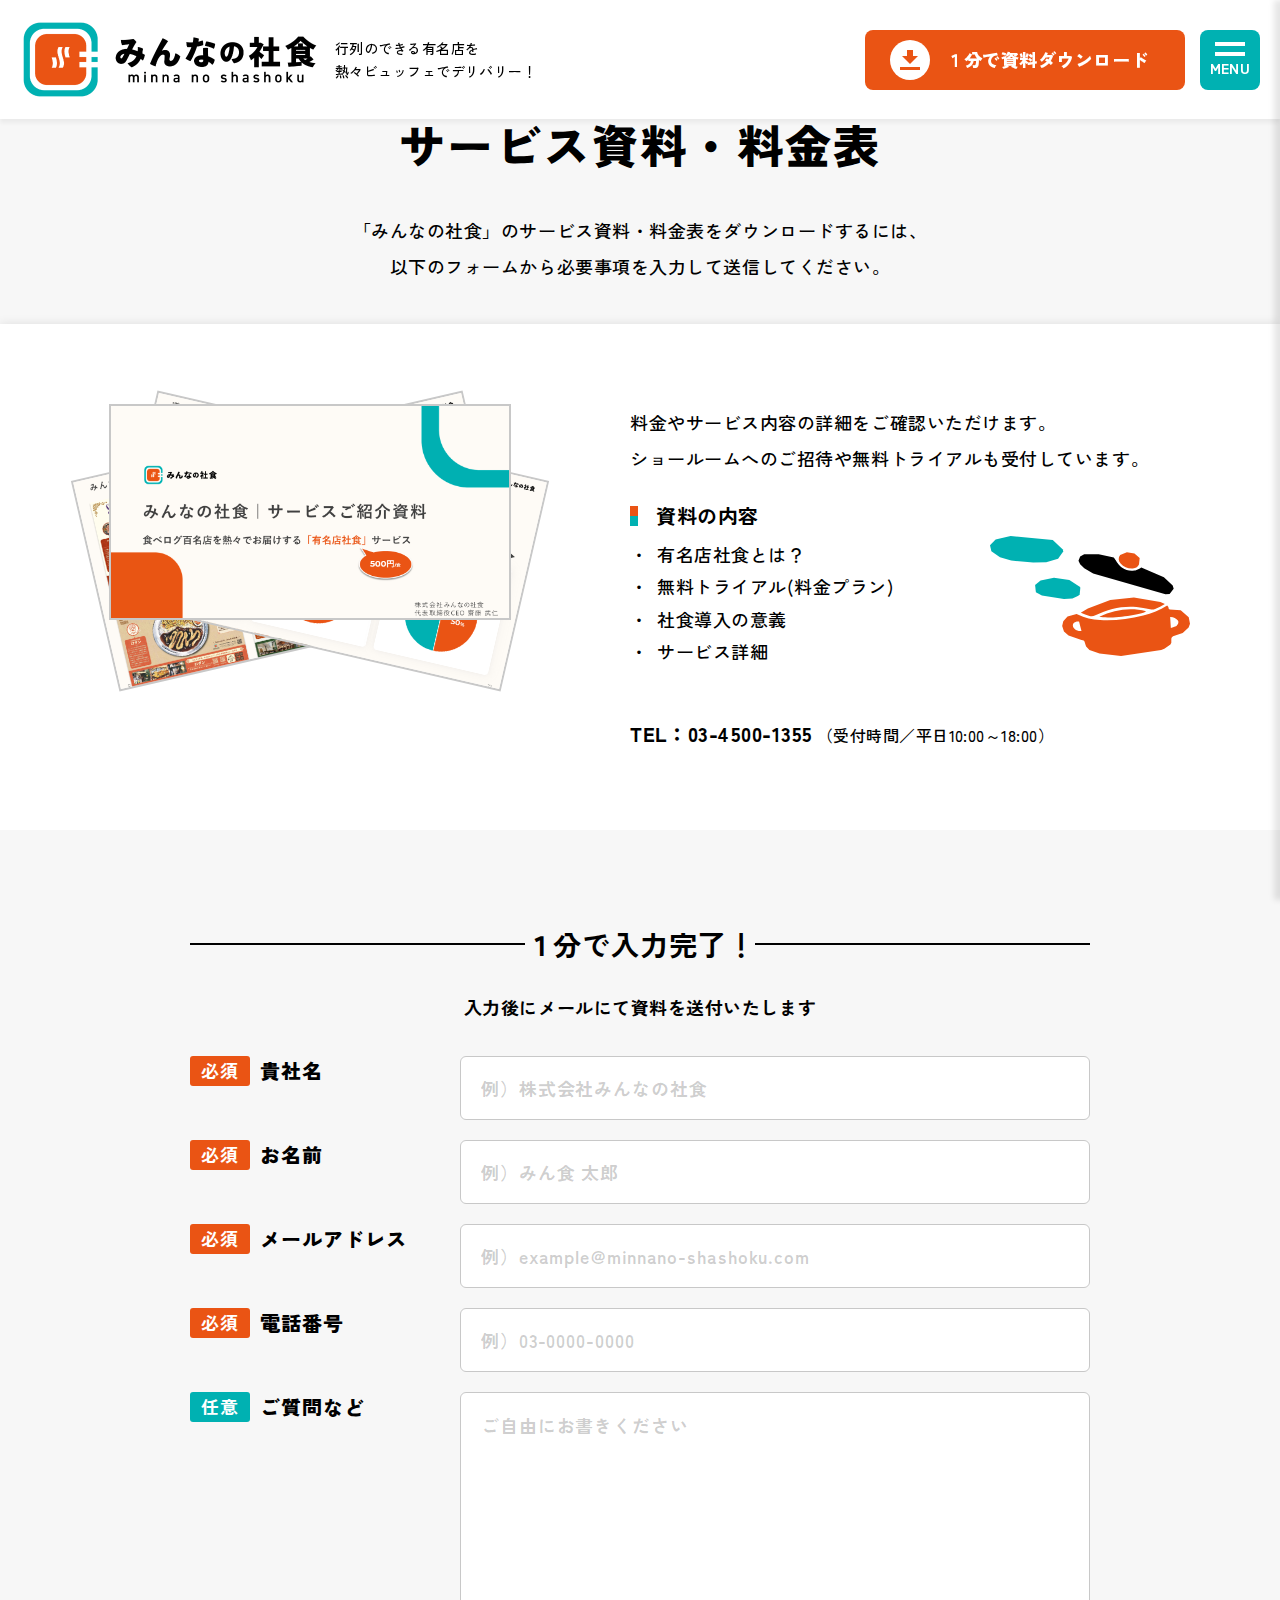
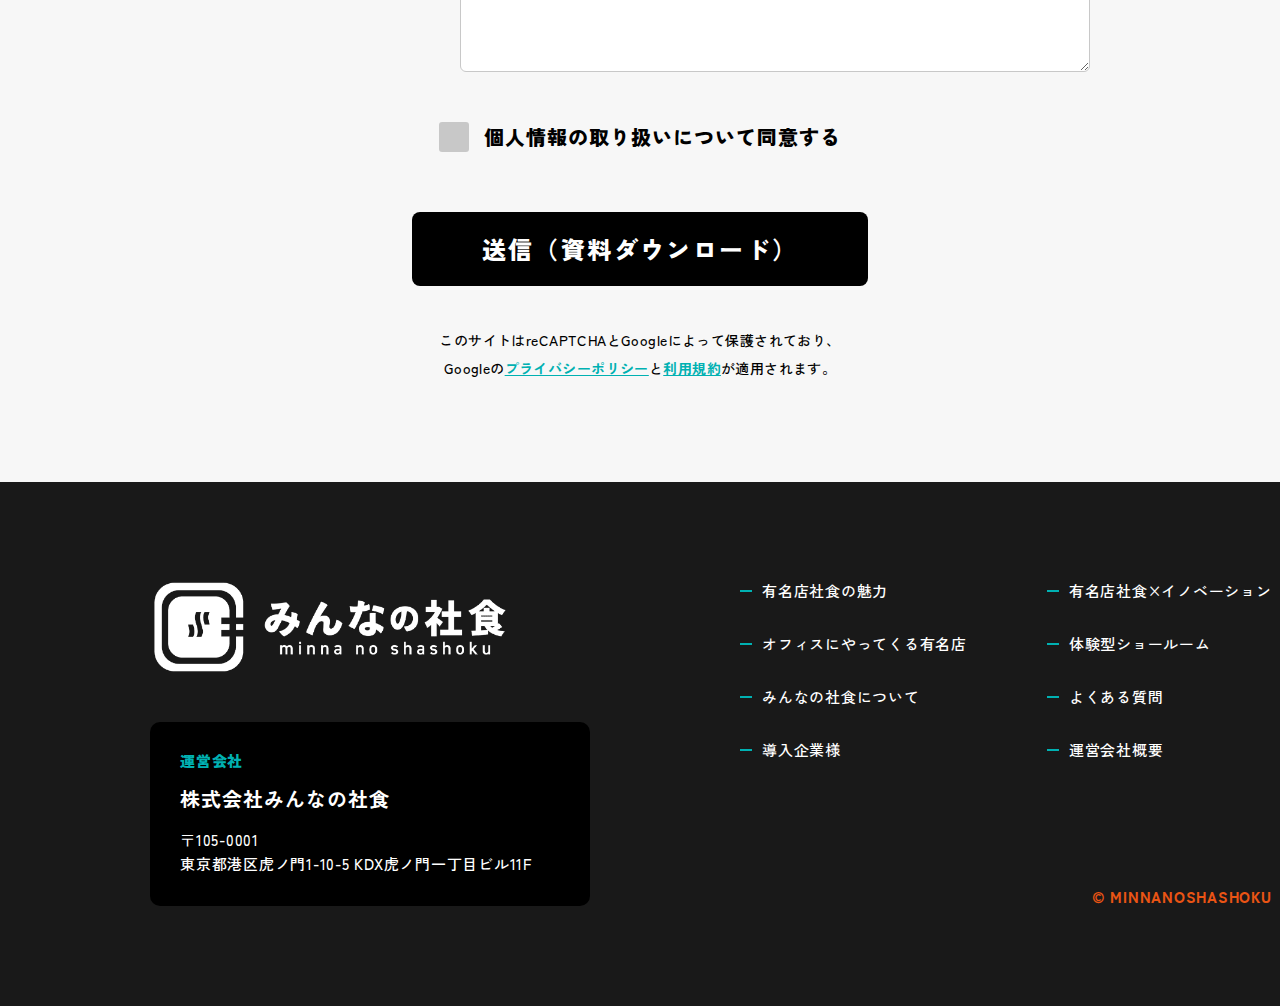
<file: download.html>
<!DOCTYPE html>
<html lang="ja">
<head>
    <meta charset="UTF-8">
    <meta name="viewport" content="width=device-width, initial-scale=1.0">
    <title>サービス資料・料金表ダウンロード - みんなの社食</title>
    <link rel="stylesheet" href="style.css">
    <link rel="stylesheet" href="download.css">
    <link rel="preconnect" href="https://fonts.googleapis.com">
    <link rel="preconnect" href="https://fonts.gstatic.com" crossorigin>
    <link href="https://fonts.googleapis.com/css2?family=Zen+Kaku+Gothic+New:wght@400;500;700;900&display=swap" rel="stylesheet">
</head>
<body>
    <!-- Header -->
    <header class="header" data-node-id="32:98">
        <div class="header-container">
            <div class="header-logo" data-node-id="32:41">
                <a href="index.html">
                    <img src="assets/images/header-logo.png" alt="みんなの社食">
                </a>
            </div>

            <div class="header-tagline" data-node-id="32:57">
                <p>行列のできる有名店を</p>
                <p>熱々ビュッフェでデリバリー！</p>
            </div>

            <div class="header-cta" data-node-id="32:96">
                <a href="download.html" class="btn-download">
                    <div class="btn-icon">
                        <img src="assets/images/download-icon.svg" alt="ダウンロード" class="icon-download-svg">
                    </div>
                    <span>１分で資料ダウンロード</span>
                </a>
            </div>

            <div class="header-menu" data-node-id="32:51">
                <button class="btn-menu">
                    <div class="menu-lines">
                        <span></span>
                        <span></span>
                    </div>
                    <span class="menu-text">MENU</span>
                </button>
            </div>
        </div>
    </header>

    <!-- Hamburger Menu Overlay -->
    <div class="hamburger-menu" id="hamburgerMenu">
        <div class="hamburger-menu-content">
            <div class="hamburger-menu-top">
                <div class="hamburger-cta" data-node-id="36:1310">
                    <a href="download.html" class="hamburger-cta-btn">
                        <div class="hamburger-cta-icon">
                            <img src="assets/images/cta-2-btn-circle.svg" alt="">
                            <div class="hamburger-cta-arrow">
                                <img src="assets/images/cta-2-btn-arrow.svg" alt="">
                            </div>
                        </div>
                        <span>１分で資料ダウンロード</span>
                    </a>
                </div>
                <div class="hamburger-close" id="hamburgerClose" data-node-id="36:1289">
                    <div class="hamburger-close-icon">
                        <span></span>
                        <span></span>
                    </div>
                    <span class="hamburger-close-text">MENU</span>
                </div>
            </div>

            <nav class="hamburger-nav">
                <a href="index.html#point" class="hamburger-nav-item" data-node-id="36:1384">
                    <span class="nav-item-label">POINT</span>
                    <span class="nav-item-title">有名店社食の魅力</span>
                </a>
                <a href="index.html#shop-list" class="hamburger-nav-item" data-node-id="36:1385">
                    <span class="nav-item-label">SHOP LIST</span>
                    <span class="nav-item-title">オフィスにやってくる有名店</span>
                </a>
                <a href="index.html#about" class="hamburger-nav-item" data-node-id="36:1392">
                    <span class="nav-item-label">ABOUT US</span>
                    <span class="nav-item-title">みんなの社食について</span>
                </a>
                <a href="index.html#clients" class="hamburger-nav-item" data-node-id="36:1399">
                    <span class="nav-item-label">CLIENTS</span>
                    <span class="nav-item-title">導入企業様</span>
                </a>
                <a href="index.html#innovation" class="hamburger-nav-item" data-node-id="36:1413">
                    <span class="nav-item-label">INNOVATION</span>
                    <span class="nav-item-title">有名店社食×イノベーション</span>
                </a>
                <a href="index.html#showroom" class="hamburger-nav-item" data-node-id="36:1420">
                    <span class="nav-item-label">SHOWROOM</span>
                    <span class="nav-item-title">体験型ショールーム</span>
                </a>
                <a href="index.html#faq" class="hamburger-nav-item" data-node-id="36:1427">
                    <span class="nav-item-label">FAQ</span>
                    <span class="nav-item-title">よくある質問</span>
                </a>
                <a href="index.html#company" class="hamburger-nav-item" data-node-id="36:1434">
                    <span class="nav-item-label">COMPANY</span>
                    <span class="nav-item-title">運営会社概要</span>
                </a>
            </nav>
        </div>
    </div>

    <!-- Main Content -->
    <main class="download-main">
        <!-- Download Page Header -->
        <section class="download-header-section" data-node-id="74:259">
            <div class="download-page-title">
                <p class="download-subtitle" data-node-id="74:261">DOWNROAD</p>
                <h1 class="download-title" data-node-id="74:260">サービス資料・料金表</h1>
            </div>
            <div class="download-intro" data-node-id="74:263">
                <p>「みんなの社食」のサービス資料・料金表をダウンロードするには、</p>
                <p>以下のフォームから必要事項を入力して送信してください。</p>
            </div>
        </section>

        <!-- Resource Preview Section -->
        <section class="resource-preview-section" data-node-id="94:313">
            <div class="resource-container">
                <div class="resource-left" data-node-id="94:277">
                    <div class="resource-images">
                        <div class="resource-image resource-image-center" data-node-id="89:273">
                            <img src="assets/images/resource-preview-2.png" alt="サービス資料">
                        </div>
                        <div class="resource-image resource-image-left" data-node-id="94:273">
                            <img src="assets/images/resource-preview-1.png" alt="サービス資料">
                        </div>
                        <div class="resource-image resource-image-right" data-node-id="94:275">
                            <img src="assets/images/resource-preview-3.png" alt="料金表">
                        </div>
                    </div>
                </div>

                <div class="resource-right" data-node-id="94:272">
                    <div class="resource-description" data-node-id="89:292">
                        <p>料金やサービス内容の詳細をご確認いただけます。</p>
                        <p>ショールームへのご招待や無料トライアルも受付しています。</p>
                    </div>

                    <div class="resource-details" data-node-id="89:302">
                        <div class="resource-details-header" data-node-id="89:297">
                            <div class="resource-header-line" data-node-id="89:291"></div>
                            <h3 class="resource-details-title" data-node-id="89:295">資料の内容</h3>
                        </div>
                        <ul class="resource-list" data-node-id="89:298">
                            <li>有名店社食とは？</li>
                            <li>無料トライアル(料金プラン)</li>
                            <li>社食導入の意義</li>
                            <li>サービス詳細</li>
                        </ul>
                        <div class="resource-icon" data-node-id="94:336">
                            <img src="assets/images/resource-icon.svg" alt="">
                        </div>
                    </div>

                    <div class="resource-contact" data-node-id="94:278">
                        <p class="contact-phone">TEL：03-4500-1355</p>
                        <p class="contact-hours">（受付時間／平日10:00～18:00）</p>
                    </div>
                </div>
            </div>
        </section>

        <!-- Form Section -->
        <section class="form-section" data-node-id="89:339">
            <div class="form-container">
                <!-- Form Header with Divider -->
                <div class="form-header-wrapper" data-node-id="89:338">
                    <div class="form-divider-line" data-node-id="89:335">
                        <div></div>
                    </div>
                    <div class="form-header" data-node-id="89:337">
                        <h2 class="form-title" data-node-id="89:327">１<span>分で入力完了！</span></h2>
                    </div>
                </div>

                <p class="form-subtitle" data-node-id="89:308">入力後にメールにて資料を送付いたします</p>

                <form class="download-form" id="downloadForm" data-node-id="74:364">
                    <!-- Company Name -->
                    <div class="form-group" data-node-id="74:299">
                        <div class="form-label-wrapper">
                            <span class="required-badge" data-node-id="74:297">
                                <span class="badge-bg" data-node-id="74:294"></span>
                                <span class="badge-text" data-node-id="74:295">必須</span>
                            </span>
                            <label for="company" data-node-id="74:292">貴社名</label>
                        </div>
                        <input type="text" id="company" name="company" placeholder="例）株式会社みんなの社食" required data-node-id="74:291">
                    </div>

                    <!-- Name -->
                    <div class="form-group" data-node-id="74:300">
                        <div class="form-label-wrapper">
                            <span class="required-badge" data-node-id="I74:300;74:297">
                                <span class="badge-bg" data-node-id="I74:300;74:294"></span>
                                <span class="badge-text" data-node-id="I74:300;74:295">必須</span>
                            </span>
                            <label for="name" data-node-id="I74:300;74:292">お名前</label>
                        </div>
                        <input type="text" id="name" name="name" placeholder="例）みん食 太郎" required data-node-id="I74:300;74:291">
                    </div>

                    <!-- Email -->
                    <div class="form-group" data-node-id="74:307">
                        <div class="form-label-wrapper">
                            <span class="required-badge" data-node-id="I74:307;74:297">
                                <span class="badge-bg" data-node-id="I74:307;74:294"></span>
                                <span class="badge-text" data-node-id="I74:307;74:295">必須</span>
                            </span>
                            <label for="email" data-node-id="I74:307;74:292">メールアドレス</label>
                        </div>
                        <input type="email" id="email" name="email" placeholder="例）example@minnano-shashoku.com" required data-node-id="I74:307;74:291">
                    </div>

                    <!-- Phone -->
                    <div class="form-group" data-node-id="74:314">
                        <div class="form-label-wrapper">
                            <span class="required-badge" data-node-id="I74:314;74:297">
                                <span class="badge-bg" data-node-id="I74:314;74:294"></span>
                                <span class="badge-text" data-node-id="I74:314;74:295">必須</span>
                            </span>
                            <label for="phone" data-node-id="I74:314;74:292">電話番号</label>
                        </div>
                        <input type="tel" id="phone" name="phone" placeholder="例）03-0000-0000" required data-node-id="I74:314;74:291">
                    </div>

                    <!-- Question (Optional) -->
                    <div class="form-group form-group-textarea" data-node-id="74:327">
                        <div class="form-label-wrapper">
                            <span class="optional-badge" data-node-id="74:330">
                                <span class="badge-bg" data-node-id="74:331"></span>
                                <span class="badge-text" data-node-id="74:332">任意</span>
                            </span>
                            <label for="question" data-node-id="74:328">ご質問など</label>
                        </div>
                        <textarea id="question" name="question" placeholder="ご自由にお書きください" rows="8" data-node-id="74:329"></textarea>
                    </div>

                    <!-- Privacy Policy Checkbox -->
                    <div class="form-group form-checkbox" data-node-id="74:356">
                        <label class="checkbox-label">
                            <input type="checkbox" id="privacy" name="privacy" required data-node-id="74:355">
                            <span class="checkbox-text" data-node-id="74:339">個人情報の取り扱いについて同意する</span>
                        </label>
                    </div>

                    <!-- Submit Button -->
                    <div class="form-submit" data-node-id="74:357">
                        <button type="submit" class="submit-button" data-node-id="74:358">
                            <span data-node-id="74:360">送信（資料ダウンロード）</span>
                        </button>
                    </div>

                    <!-- reCAPTCHA Notice -->
                    <div class="form-notice" data-node-id="74:403">
                        <p>このサイトはreCAPTCHAとGoogleによって保護されており、</p>
                        <p>Googleの<a href="#" class="privacy-link">プライバシーポリシー</a>と<a href="#" class="privacy-link">利用規約</a>が適用されます。</p>
                    </div>
                </form>
            </div>
        </section>
    </main>

    <!-- Footer -->
    <footer class="footer" data-node-id="64:336">
        <div class="footer-container">
            <div class="footer-left">
                <div class="footer-logo" data-node-id="64:183">
                    <img src="assets/images/footer-logo.png" alt="みんなの社食">
                </div>

                <div class="footer-company-box" data-node-id="64:333">
                    <div class="company-box-inner" data-node-id="64:332">
                        <p class="company-label" data-node-id="64:323">運営会社</p>
                        <h3 class="company-name" data-node-id="64:325">株式会社みんなの社食</h3>
                        <div class="company-address" data-node-id="64:327">
                            <p>〒105-0001</p>
                            <p>東京都港区虎ノ門1-10-5  KDX虎ノ門一丁目ビル11F</p>
                        </div>
                    </div>
                </div>
            </div>

            <div class="footer-right">
                <nav class="footer-nav">
                    <div class="footer-nav-column" data-node-id="64:314">
                        <ul data-node-id="64:296">
                            <li>
                                <span class="nav-divider" data-node-id="64:306">
                                    <img src="assets/images/footer-nav-icon.svg" alt="">
                                </span>
                                <a href="index.html#point" data-node-id="64:292">有名店社食の魅力</a>
                            </li>
                            <li>
                                <span class="nav-divider" data-node-id="64:306">
                                    <img src="assets/images/footer-nav-icon.svg" alt="">
                                </span>
                                <a href="index.html#shop-list" data-node-id="64:250">オフィスにやってくる有名店</a>
                            </li>
                            <li>
                                <span class="nav-divider" data-node-id="64:306">
                                    <img src="assets/images/footer-nav-icon.svg" alt="">
                                </span>
                                <a href="index.html#about" data-node-id="64:286">みんなの社食について</a>
                            </li>
                            <li>
                                <span class="nav-divider" data-node-id="64:306">
                                    <img src="assets/images/footer-nav-icon.svg" alt="">
                                </span>
                                <a href="index.html#clients" data-node-id="64:280">導入企業様</a>
                            </li>
                        </ul>
                    </div>

                    <div class="footer-nav-column" data-node-id="64:315">
                        <ul data-node-id="64:295">
                            <li>
                                <span class="nav-divider" data-node-id="64:307">
                                    <img src="assets/images/footer-nav-icon.svg" alt="">
                                </span>
                                <a href="index.html#innovation" data-node-id="64:256">有名店社食×イノベーション</a>
                            </li>
                            <li>
                                <span class="nav-divider" data-node-id="64:307">
                                    <img src="assets/images/footer-nav-icon.svg" alt="">
                                </span>
                                <a href="index.html#showroom" data-node-id="64:262">体験型ショールーム</a>
                            </li>
                            <li>
                                <span class="nav-divider" data-node-id="64:307">
                                    <img src="assets/images/footer-nav-icon.svg" alt="">
                                </span>
                                <a href="index.html#faq" data-node-id="64:274">よくある質問</a>
                            </li>
                            <li>
                                <span class="nav-divider" data-node-id="64:307">
                                    <img src="assets/images/footer-nav-icon.svg" alt="">
                                </span>
                                <a href="index.html#company" data-node-id="64:244">運営会社概要</a>
                            </li>
                        </ul>
                    </div>
                </nav>

                <p class="footer-copyright" data-node-id="64:329">© MINNANOSHASHOKU</p>
            </div>
        </div>
    </footer>

    <script>
        // Hamburger Menu Functionality
        document.addEventListener('DOMContentLoaded', function() {
            const hamburgerMenu = document.getElementById('hamburgerMenu');
            const hamburgerClose = document.getElementById('hamburgerClose');
            const btnMenu = document.querySelector('.btn-menu');

            // Open menu
            if (btnMenu) {
                btnMenu.addEventListener('click', function() {
                    hamburgerMenu.classList.add('active');
                });
            }

            // Close menu
            if (hamburgerClose) {
                hamburgerClose.addEventListener('click', function() {
                    hamburgerMenu.classList.remove('active');
                });
            }

            // Form submission
            const downloadForm = document.getElementById('downloadForm');
            if (downloadForm) {
                downloadForm.addEventListener('submit', function(e) {
                    e.preventDefault();

                    // Here you would typically send the form data to your server
                    // For now, we'll just show a success message
                    alert('資料のダウンロードリンクをメールでお送りします。');

                    // Reset form
                    downloadForm.reset();
                });
            }
        });
    </script>
</body>
</html>
</file>
<file: download.css>
/* Download Page Specific Styles */

/* Download Main */
.download-main {
    width: 100%;
    background-color: #F7F7F7;
}

/* Download Header Section */
.download-header-section {
    width: 100%;
    padding: 80px 20px 40px 20px;
    background-color: #F7F7F7;
    text-align: center;
}

.download-page-title {
    margin-bottom: 40px;
}

.download-subtitle {
    font-family: 'Zen Kaku Gothic New', sans-serif;
    font-size: 24px;
    font-weight: 900;
    letter-spacing: 2.4px;
    color: #EA5414;
    margin: 0 0 8px 0;
    line-height: 1.2;
}

.download-title {
    font-family: 'Zen Kaku Gothic New', sans-serif;
    font-size: 46px;
    font-weight: 900;
    color: #000000;
    margin: 0;
    line-height: 1.2;
    letter-spacing: 2.3px;
}

.download-intro {
    font-family: 'Zen Kaku Gothic New', sans-serif;
    font-size: 18px;
    font-weight: 500;
    color: #000000;
    line-height: 2;
    letter-spacing: 0.54px;
}

.download-intro p {
    margin: 0;
}

@media (max-width: 768px) {
    .download-header-section {
        padding: 60px 20px 30px 20px;
    }

    .download-subtitle {
        font-size: 20px;
    }

    .download-title {
        font-size: 32px;
    }

    .download-intro {
        font-size: 16px;
    }
}

/* Resource Preview Section */
.resource-preview-section {
    width: 100%;
    padding: 30px 0;
    background-color: #FFFFFF;
    box-shadow: 0px 0px 10px 0px rgba(0, 0, 0, 0.1);
}

.resource-container {
    max-width: 1200px;
    margin: 0 auto;
    padding: 50px 50px;
    display: flex;
    gap: 100px;
    align-items: flex-start;
}

.resource-left {
    flex: 0 0 440px;
    position: relative;
}

.resource-images {
    position: relative;
    height: 340px;
}

.resource-image {
    position: absolute;
    width: 402px;
    height: 216px;
    border: 2px solid #C8C8C8;
}

.resource-image img {
    width: 100%;
    height: 100%;
    object-fit: cover;
    display: block;
}

.resource-image-center {
    left: 50%;
    top: 0;
    transform: translateX(-50%);
    z-index: 3;
}

.resource-image-left {
    left: 0;
    top: 29px;
    transform: rotate(-13deg);
    z-index: 1;
}

.resource-image-right {
    right: 0;
    top: 29px;
    transform: rotate(13deg);
    z-index: 2;
}

.resource-right {
    flex: 1;
    min-width: 0;
}

.resource-description {
    font-family: 'Zen Kaku Gothic New', sans-serif;
    font-size: 18px;
    font-weight: 500;
    color: #000000;
    line-height: 2;
    letter-spacing: 0.54px;
    margin-bottom: 30px;
}

.resource-description p {
    margin: 0;
}

.resource-details {
    position: relative;
    margin-bottom: 50px;
}

.resource-details-header {
    display: flex;
    align-items: center;
    gap: 18px;
    margin-bottom: 12px;
}

.resource-header-line {
    width: 8px;
    height: 20px;
    background: linear-gradient(180deg, #EA5414 0%, #EA5414 50%, #00B1B2 50%, #00B1B2 100%);
    flex-shrink: 0;
}

.resource-details-title {
    font-family: 'Zen Kaku Gothic New', sans-serif;
    font-size: 20px;
    font-weight: 700;
    color: #000000;
    margin: 0;
    line-height: 1;
    letter-spacing: 0.6px;
}

.resource-list {
    list-style: none;
    padding: 0;
    margin: 0;
    font-family: 'Zen Kaku Gothic New', sans-serif;
    font-size: 18px;
    font-weight: 500;
    color: #000000;
    letter-spacing: 0.54px;
}

.resource-list li {
    padding-left: 27px;
    position: relative;
    line-height: 1.8;
}

.resource-list li::before {
    content: '・';
    position: absolute;
    left: 0;
}

.resource-icon {
    position: absolute;
    right: 0;
    top: 30px;
    width: 200px;
    height: 120px;
}

.resource-icon img {
    width: 100%;
    height: 100%;
    object-fit: contain;
}

.resource-contact {
    font-family: 'Zen Kaku Gothic New', sans-serif;
    color: #000000;
    line-height: 1.6;
}

.resource-contact p {
    display: inline;
    margin: 0;
}

.contact-phone {
    font-size: 20px;
    font-weight: 900;
    letter-spacing: 0.48px;
}

.contact-hours {
    font-size: 16px;
    font-weight: 500;
    letter-spacing: 0.48px;
    margin-left: 5px;
}

@media (max-width: 1200px) {
    .resource-container {
        padding: 0 50px;
        gap: 50px;
    }

    .resource-left {
        flex: 0 0 350px;
    }

    .resource-images {
        height: 280px;
    }

    .resource-image {
        width: 320px;
        height: 172px;
    }
}

@media (max-width: 992px) {
    .resource-container {
        flex-direction: column;
        padding: 0 30px;
    }

    .resource-left {
        flex: none;
        width: 100%;
        max-width: 500px;
        margin: 0 auto;
    }

    .resource-right {
        width: 100%;
    }
}

@media (max-width: 768px) {
    .resource-preview-section {
        padding: 60px 0;
    }

    .resource-container {
        padding: 0 20px;
    }

    .resource-images {
        height: 240px;
    }

    .resource-image {
        width: 280px;
        height: 150px;
    }

    .resource-icon {
        position: static;
        width: 150px;
        height: 90px;
        margin: 20px auto 0;
    }
}

/* Form Section */
.form-section {
    width: 100%;
    padding: 100px 20px;
    background-color: #F7F7F7;
}

.form-container {
    max-width: 900px;
    margin: 0 auto;
}

.form-header-wrapper {
    position: relative;
    margin-bottom: 40px;
}

.form-divider-line {
    position: absolute;
    width: 100%;
    height: 2px;
    top: 50%;
    left: 0;
    transform: translateY(-50%);
}

.form-divider-line > div {
    width: 100%;
    height: 100%;
    outline: 1px black solid;
    outline-offset: -1.50px;
}


.form-header {
    position: relative;
    display: flex;
    justify-content: center;
    z-index: 1;
}

.form-header > div {
    background-color: #F7F7F7;
    padding: 5px 20px;
    display: inline-flex;
}

.form-title {
    font-family: 'Zen Kaku Gothic New', sans-serif;
    font-size: 28px;
    font-weight: 900;
    color: #000000;
    margin: 0;
    line-height: 1;
    letter-spacing: 0.84px;
    text-align: center;
    background-color: #F7F7F7;
    padding: 0;
}

.form-title span {
    font-weight: 700;
}

.form-subtitle {
    font-family: 'Zen Kaku Gothic New', sans-serif;
    font-size: 18px;
    font-weight: 700;
    color: #000000;
    text-align: center;
    margin: 0 0 40px 0;
    line-height: 1;
    letter-spacing: 0.54px;
}

/* Form Styles */
.download-form {
    width: 100%;
}

.form-group {
    margin-bottom: 20px;
    display: flex;
    align-items: flex-start;
    gap: 0;
}

.form-group-textarea {
    margin-bottom: 40px;
}

.form-label-wrapper {
    display: flex;
    align-items: center;
    gap: 10px;
    width: 30%;
    flex-shrink: 0;
}

.form-group label {
    font-family: 'Zen Kaku Gothic New', sans-serif;
    font-size: 20px;
    font-weight: 900;
    color: #000000;
    line-height: 1.3;
    letter-spacing: 1px;
}

.required-badge,
.optional-badge {
    position: relative;
    display: inline-flex;
    align-items: center;
    justify-content: center;
    min-width: 60px;
    height: 30px;
    border-radius: 3px;
    flex-shrink: 0;
}

.required-badge .badge-bg {
    position: absolute;
    inset: 0;
    background-color: #EA5414;
    border-radius: 3px;
}

.optional-badge .badge-bg {
    position: absolute;
    inset: 0;
    background-color: #00B1B2;
    border-radius: 3px;
}

.required-badge .badge-text,
.optional-badge .badge-text {
    position: relative;
    font-family: 'Zen Kaku Gothic New', sans-serif;
    font-size: 18px;
    font-weight: 700;
    color: #FFFFFF;
    line-height: 1.3;
    letter-spacing: 0.9px;
    text-align: center;
    z-index: 1;
}

.form-group input[type="text"],
.form-group input[type="email"],
.form-group input[type="tel"],
.form-group textarea {
    width: 70%;
    padding: 18px 20px;
    font-family: 'Zen Kaku Gothic New', sans-serif;
    font-size: 18px;
    font-weight: 700;
    color: #000000;
    background-color: #FFFFFF;
    border: 1px solid #C8C8C8;
    border-radius: 6px;
    box-sizing: border-box;
    transition: border-color 0.3s;
    letter-spacing: 0.9px;
}

.form-group input::placeholder,
.form-group textarea::placeholder {
    color: rgba(0, 0, 0, 0.2);
    font-weight: 700;
    letter-spacing: 0.9px;
}

.form-group input:focus,
.form-group textarea:focus {
    outline: none;
    border-color: #00B1B2;
}

.form-group textarea {
    resize: vertical;
    min-height: 280px;
    line-height: 1.6;
}

/* Checkbox */
.form-checkbox {
    margin: 50px 0 40px 0;
    display: flex;
    justify-content: center;
}

.checkbox-label {
    display: flex;
    align-items: center;
    gap: 15px;
    cursor: pointer;
}

.checkbox-label input[type="checkbox"] {
    width: 30px;
    height: 30px;
    margin: 0;
    cursor: pointer;
    flex-shrink: 0;
    appearance: none;
    -webkit-appearance: none;
    background-color: #C8C8C8;
    border-radius: 3px;
    position: relative;
}

.checkbox-label input[type="checkbox"]:checked {
    background-color: #00B1B2;
}

.checkbox-label input[type="checkbox"]:checked::after {
    content: '✓';
    position: absolute;
    left: 50%;
    top: 50%;
    transform: translate(-50%, -50%);
    color: #FFFFFF;
    font-size: 20px;
    font-weight: bold;
}

.checkbox-text {
    font-family: 'Zen Kaku Gothic New', sans-serif;
    font-size: 20px;
    font-weight: 900;
    color: #000000;
    line-height: 1.3;
    letter-spacing: 1px;
}

/* Submit Button */
.form-submit {
    text-align: center;
    margin: 60px 0 30px 0;
}

.submit-button {
    display: inline-block;
    padding: 23px 70px;
    background-color: #000000;
    color: #FFFFFF;
    font-family: 'Zen Kaku Gothic New', sans-serif;
    font-size: 24px;
    font-weight: 900;
    border: none;
    border-radius: 8px;
    cursor: pointer;
    transition: all 0.3s;
    line-height: 1.2;
    letter-spacing: 2.4px;
}

.submit-button:hover {
    background-color: #333333;
    transform: translateY(-2px);
    box-shadow: 0 6px 16px rgba(0, 0, 0, 0.2);
}

.submit-button:active {
    transform: translateY(0);
}

/* Form Notice */
.form-notice {
    font-family: 'Zen Kaku Gothic New', sans-serif;
    font-size: 14px;
    font-weight: 500;
    color: #000000;
    text-align: center;
    line-height: 2;
    letter-spacing: 0.42px;
    margin-top: 40px;
}

.form-notice p {
    margin: 0;
}

.privacy-link {
    color: #00B1B2;
    text-decoration: underline;
    font-weight: 700;
}

.privacy-link:hover {
    color: #008F90;
}

@media (max-width: 992px) {
    .form-group {
        flex-direction: column;
        align-items: flex-start;
    }

    .form-label-wrapper {
        width: 100%;
        margin-bottom: 10px;
    }

    .form-group input[type="text"],
    .form-group input[type="email"],
    .form-group input[type="tel"],
    .form-group textarea {
        width: 100%;
    }
}

@media (max-width: 768px) {
    /* Download Header Section */
    .download-header-section {
        padding: 60px 20px 30px 20px;
    }

    .download-subtitle {
        font-size: 12px;
        line-height: 1.2;
        letter-spacing: 1.2px;
    }

    .download-title {
        font-size: 22px;
        line-height: 1.2;
        letter-spacing: 1.1px;
    }

    .download-intro {
        font-size: 13px;
        line-height: 2;
        letter-spacing: 0.39px;
    }

    /* Resource Preview Section */
    .resource-preview-section {
        padding: 40px 0;
    }

    .resource-container {
        padding: 0 20px;
    }

    .resource-description {
        font-size: 13px;
        line-height: 2;
        letter-spacing: 0.39px;
    }

    .resource-details-title {
        font-size: 16px;
        line-height: 1;
        letter-spacing: 0.48px;
    }

    .resource-list {
        font-size: 14px;
        line-height: 2;
        letter-spacing: 0.42px;
    }

    .contact-phone {
        font-size: 14px;
        line-height: 1.6;
        letter-spacing: 0.42px;
    }

    .contact-hours {
        font-size: 13px;
        line-height: 1.6;
        letter-spacing: 0.39px;
    }

    /* Form Section */
    .form-section {
        padding: 60px 20px;
    }

    .form-container {
        max-width: 100%;
        padding: 0;
    }

    .form-title {
        font-size: 20px;
        line-height: 1;
        letter-spacing: 0.6px;
    }

    .form-subtitle {
        font-size: 13px;
        line-height: 1;
        letter-spacing: 0.39px;
    }

    .form-group label {
        font-size: 14px;
        line-height: 1.3;
        letter-spacing: 0.7px;
    }

    .required-badge .badge-text,
    .optional-badge .badge-text {
        font-size: 12px;
        line-height: 1.3;
        letter-spacing: 0.6px;
    }

    .form-group input[type="text"],
    .form-group input[type="email"],
    .form-group input[type="tel"],
    .form-group textarea {
        font-size: 14px;
        line-height: 1.3;
        letter-spacing: 0.7px;
        padding: 15px 18px;
    }

    .form-group input::placeholder,
    .form-group textarea::placeholder {
        font-size: 14px;
        line-height: 1.3;
        letter-spacing: 0.7px;
    }

    .checkbox-text {
        font-size: 14px;
        line-height: 1.3;
        letter-spacing: 0.7px;
    }

    .submit-button {
        width: 100%;
        padding: 20px 40px;
        font-size: 16px;
        line-height: 1.2;
        letter-spacing: 1.6px;
    }

    .form-notice {
        font-size: 10px;
        line-height: 2;
        letter-spacing: 0.3px;
    }

    .privacy-link {
        font-size: 10px;
        line-height: 2;
        letter-spacing: 0.3px;
    }

    /* Footer */
    .footer-nav-column a {
        font-size: 13px;
        line-height: 1.2;
        letter-spacing: 0.65px;
    }

    .footer-copyright {
        font-size: 12px;
        line-height: 1.2;
        letter-spacing: 0.6px;
    }

    .company-label {
        font-size: 12px;
        line-height: 1.2;
        letter-spacing: 0.6px;
    }

    .company-name {
        font-size: 16px;
        line-height: 1.4;
        letter-spacing: 0.8px;
    }

    .company-address {
        font-size: 12px;
        line-height: 1.6;
        letter-spacing: 0.6px;
    }
}
</file>
<file: style.css>
/* =====================================
   Reset & Base Styles
   ===================================== */
* {
    margin: 0;
    padding: 0;
    box-sizing: border-box;
}

body {
    font-family: 'Zen Kaku Gothic New', sans-serif;
    color: #000000;
    line-height: 1.6;
    background-color: #ffffff;
    margin: 0;
}

html {
    scroll-padding-top: 130px;
}

img {
    max-width: 100%;
    height: auto;
    display: block;
}

a {
    text-decoration: none;
    color: inherit;
}

ul {
    list-style: none;
}

button {
    border: none;
    background: none;
    cursor: pointer;
    font-family: inherit;
}

/* =====================================
   Header Styles
   ===================================== */
.header {
    background-color: #ffffff;
    position: fixed;
    top: 0;
    left: 0;
    right: 0;
    margin: 0 auto;
    padding: 22px 0;
    z-index: 1000;
    box-shadow: 0px 4px 4px 0px rgba(0, 0, 0, 0.05);
}

.header-container {
    width: 100%;
    margin: 0 auto;
    height: 75px;
    display: flex;
    align-items: center;
    gap: 30px;
    padding: 0 30px;
}

.header-logo {
    width: 300px;
    max-width: 300px;
    height: 75px;
    flex-shrink: 0;
}

.header-logo img {
    width: 100%;
    height: 100%;
    object-fit: cover;
    object-position: 50% 50%;
}

.header-tagline {
    font-weight: 500;
    font-size: 15px;
    line-height: 1.6;
    letter-spacing: 0.45px;
    color: #000000;
    flex-shrink: 0;
}

.header-tagline p {
    margin: 0;
    white-space: nowrap;
}

.header-cta {
    margin-left: auto;
    flex-shrink: 0;
}

.btn-download {
    display: flex;
    align-items: center;
    gap: 15px;
    width: 320px;
    height: 60px;
    background-color: #ea5414;
    border-radius: 8px;
    padding: 0 25px;
    color: #ffffff;
    font-weight: 900;
    font-size: 18px;
    letter-spacing: 0.54px;
    line-height: 1.2;
    transition: background-color 0.3s ease;
}

.btn-download span {
    font-family: 'Zen Kaku Gothic New', sans-serif;
    font-size: 18px;
    font-style: normal;
    font-weight: 900;
    line-height: 1.2;
    letter-spacing: 0.54px;
    color: #ffffff;
    white-space: nowrap;
}

.btn-download:hover {
    background-color: #d14912;
}

.btn-icon {
    display: flex;
    align-items: center;
    justify-content: center;
    width: 40px;
    height: 40px;
    flex-shrink: 0;
}

.icon-download-svg {
    width: 40px;
    height: 40px;
    display: block;
}

.header-menu {
    flex-shrink: 0;
}

.btn-menu {
    width: 60px;
    height: 60px;
    background-color: #00b1b2;
    border-radius: 8px;
    display: flex;
    flex-direction: column;
    align-items: center;
    justify-content: center;
    gap: 4px;
    transition: background-color 0.3s ease;
}

.btn-menu:hover {
    background-color: #009899;
}

.menu-lines {
    display: flex;
    flex-direction: column;
    gap: 6px;
}

.menu-lines span {
    display: block;
    width: 30px;
    height: 4px;
    background-color: #ffffff;
}

.menu-text {
    font-weight: 900;
    font-size: 14px;
    color: #ffffff;
    letter-spacing: 0.42px;
    line-height: 1.2;
    text-align: center;
}

/* =====================================
   Main Content
   ===================================== */
.main-content {
    position: relative;
    padding-top: 119px;
    background-color: #F7F7F7;
}

/* =====================================
   FV Section
   ===================================== */
.fv-section {
    position: relative;
    width: 100%;
    min-height: 900px;
    max-width: 1500px;
    margin: 0 auto;
    background-color: white;
    overflow: visible;
}

/* Background Image */
.fv-background {
    position: absolute;
    left: 20%;
    top: 20px;
    width: 100%;
    max-width: 1500px;
    height: 73%;
    border-top-left-radius: 80px;
    border-bottom-left-radius: 100px;
    overflow: hidden;
}

.fv-bg-slide {
    position: absolute;
    top: 0;
    left: 0;
    width: 100%;
    height: 100%;
    object-fit: cover;
    object-position: 50% 50%;
    opacity: 0;
    transition: opacity 1s ease-in-out;
}

.fv-bg-slide.active {
    opacity: 1;
}

/* Left Content */
.fv-left-content {
    position: absolute;
    left: -80px;
    top: 220px;
    z-index: 10;
    transform-origin: top left;
    transform: scale(1);
}

/* Decorations */
.fv-decorations {
    position: absolute;
    left: 60px;
    top: 60px;
    width: 370px;
    height: 508px;
    z-index: 20;
    pointer-events: none;
}

.fv-decorations .deco-1 {
    position: absolute;
    left: 50px;
    top: -30px;
    width: 168px;
    height: 169px;
    z-index: 2;
}

.fv-decorations .deco-2 {
    position: absolute;
    left: 150px;
    top: -40px;
    width: 151px;
    height: 104px;
    z-index: 1;
}

/* Contents Background */
.fv-contents-bg {
    position: absolute;
    left: -100px;
    top: 40px;
    width: 720px;
    height: 480px;
    z-index: 5;
}

.fv-contents-bg img {
    width: 100%;
    height: 100%;
    display: block;
}

/* Text Content */
.fv-text {
    position: absolute;
    left: 150px;
    top: 216px;
    font-family: 'Zen Kaku Gothic New', sans-serif;
    color: #000000;
    z-index: 15;
}

.fv-text p {
    margin: 0;
    line-height: 1.2;
}


.text-bold-large {
    font-family: 'Zen Kaku Gothic New', sans-serif;
    font-weight: 900;
    font-size: 48px;
    font-style: normal;
    letter-spacing: 1.44px;
    line-height: 1.2;
    display: inline;
}

.text-medium {
    font-family: 'Zen Kaku Gothic New', sans-serif;
    font-weight: 700;
    font-size: 36px;
    font-style: normal;
    letter-spacing: 1.08px;
    line-height: 1.2;
    display: inline;
}
.fv-text-1 {
    position: absolute;
    left: 0px;
    top: 20px;
    font-size: 0;
    letter-spacing: 1.2px;
    line-height: 1.2;
    white-space: nowrap;
}

.fv-text-2 {
    position: absolute;
    left: 30px;
    top: 88px;
    font-weight: 700;
    font-size: 36px;
    font-style: normal;
    letter-spacing: 1.08px;
    line-height: 1.2;
    white-space: nowrap;
}

.fv-text-3 {
    position: absolute;
    left: 60px;
    top: 151px;
    font-weight: 700;
    font-size: 36px;
    font-style: normal;
    letter-spacing: 1.08px;
    line-height: 1.2;
    white-space: nowrap;
}

/* Store Logos */
.fv-logos {
    position: absolute;
    transform: translateX(-480px);
    top: 560px;
    width: 750px;
    height: 180px;
    z-index: 15;
}

.fv-logo {
    position: absolute;
    width: 120px;
    height: 120px;
    bottom: 0;
    transition: all 0.6s ease-in-out;
}

/* Logo positions - evenly distributed */
.fv-logo[data-logo-index="0"] {
    left: 0;
}

.fv-logo[data-logo-index="1"] {
    left: 170px;
}

.fv-logo[data-logo-index="2"] {
    left: 340px;
}

.fv-logo[data-logo-index="3"] {
    left: 510px;
}

.fv-logo[data-logo-index="4"] {
    left: 680px;
}

/* Large state - active logo (grows and centered) */
.fv-logo.fv-logo-large {
    width: 180px;
    height: 180px;
    z-index: 20;
}

.fv-logo[data-logo-index="0"].fv-logo-large {
    left: -30px;
}

.fv-logo[data-logo-index="1"].fv-logo-large {
    left: 140px;
}

.fv-logo[data-logo-index="2"].fv-logo-large {
    left: 310px;
}

.fv-logo[data-logo-index="3"].fv-logo-large {
    left: 480px;
}

.fv-logo[data-logo-index="4"].fv-logo-large {
    left: 650px;
}

.fv-logo.fv-logo-large .logo-circle {
    width: 180px;
    height: 180px;
}



.logo-circle {
    position: relative;
    width: 120px;
    height: 120px;
    border-radius: 50%;
    background-color: #FFFFFF;
    box-shadow: 0px 4px 10px rgba(0, 0, 0, 0.1);
    display: flex;
    align-items: center;
    justify-content: center;
    transition: all 0.6s ease-in-out;
}


.logo-image {
    position: absolute;
    left: 50%;
    top: 50%;
    transform: translate(-50%, -50%);
    max-width: 80px;
    max-height: 80px;
    object-fit: contain;
    transition: all 0.6s ease-in-out;
}

.fv-logo.fv-logo-large .logo-image-1 {
    max-height: 142px;
}

.fv-logo.fv-logo-large .logo-image-2 {
    max-width: 142px;
    max-height: 120px;
}

.fv-logo.fv-logo-large .logo-image-3 {
    max-width: 150px;
}

.fv-logo.fv-logo-large .logo-image-4 {
    max-width: 120px;
}

.fv-logo.fv-logo-large .logo-image-5 {
    max-width: 120px;
}

.fv-subtext{
    display: none;
}

/* =====================================
   Charm Section
   ===================================== */
.charm-section {
    position: relative;
    width: 100%;
    max-width: 1500px;
    margin: 0 auto;
    padding-top: 40px;
}

/* Section Header */
.charm-header {
    position: relative;
    width: 100%;
    height: 194px;
    margin-bottom: -30px;
    z-index: 20;
}

.charm-title-wrapper {
    position: absolute;
    left: 50%;
    top: 0;
    transform: translateX(-50%);
    text-align: center;
}

.charm-subtitle {
    font-family: 'Zen Kaku Gothic New', sans-serif;
    font-weight: 900;
    font-size: 24px;
    font-style: normal;
    color: #ea5414;
    letter-spacing: 2.4px;
    line-height: 1.2;
}

.charm-title {
    font-family: 'Zen Kaku Gothic New', sans-serif;
    font-weight: 900;
    font-size: 46px;
    font-style: normal;
    color: #000000;
    letter-spacing: 2.3px;
    line-height: 1.2;
    margin: 0;
    white-space: nowrap;
}

.charm-icon {
    position: absolute;
    width: 30px;
    height: 140px;
    top: 40px;
    z-index: 30;
}

.charm-icon-left {
    left: 450px;
}

.charm-icon-left img {
    width: 30px;
    height: 140px;
    transform: rotate(330deg);
    transform-origin: center;
    display: block;
}

.charm-icon-right {
    left: auto;
    right: 450px;
}

.charm-icon-right img {
    width: 30px;
    height: 140px;
    transform: rotate(30deg);
    transform-origin: center;
    display: block;
}


/* Three Images */
.charm-images {
    position: relative;
    top:-30px;
    left: 0;
    width: 100%;
    height: 400px;
    display: flex;
    margin-top: 0;
}

.charm-image-item {
    width: 500px;
    height: 400px;
    flex-shrink: 0;
}

.charm-image-item img {
    width: 100%;
    height: 100%;
    object-fit: cover;
    object-position: 50% 50%;
    display: block;
}

/* Feature Cards Container */
.charm-features {
    display: flex;
    flex-wrap: wrap;
    justify-content: space-between;
    width: 1187px;
    margin: 60px auto 0 auto;
    gap: 107px 107px;
}

/* Individual Cards */
.charm-card {
    position: relative;
    width: 540px;
    min-height: 330px;
}

.charm-card-bg {
    position: absolute;
    left: 50px;
    top: 0;
    width: 440px;
    height: 280px;
    z-index: 1;
}

.charm-card-1 .charm-card-bg {
    left: 40px;
}

.charm-card-bg img {
    width: 100%;
    height: 100%;
    display: block;
}

.charm-card-content {
    position: relative;
    z-index: 2;
    padding-top: 34px;
}

.charm-card-title {
    font-family: 'Zen Kaku Gothic New', sans-serif;
    font-weight: 900;
    font-size: 28px;
    font-style: normal;
    color: #000000;
    letter-spacing: 0.84px;
    line-height: 140%;
    text-align: center;
    margin: 0;
    white-space: nowrap;
}

.charm-card-title p {
    margin: 0;
}

.charm-card-text {
    font-family: 'Zen Kaku Gothic New', sans-serif;
    font-weight: 700;
    font-size: 20px;
    font-style: normal;
    color: #000000;
    letter-spacing: 0.6px;
    line-height: 40px;
    margin: 20px 0 0 0;
    width: 540px;
    word-wrap: break-word;
}

.charm-card-4 .charm-card-text {
    margin-top: 6px;
}

/* =====================================
   CTA Section
   ===================================== */
.cta-section {
    position: relative;
    width: 100%;
    max-width: 1500px;
    min-height: 343px;
    margin: 100px auto 100px auto;
    padding-bottom: 50px;
    overflow: hidden;
}

/* Background */
.cta-background {
    position: absolute;
    left: 0;
    top: 42px;
    width: 100%;
    bottom: 0;
}

.cta-bg-white {
    position: absolute;
    left: 0;
    top: 0;
    width: 100%;
    bottom: 0;
    background-color: transparent;
}

.cta-bg-pattern {
    position: absolute;
    left: 0;
    top: 0;
    width: 100%;
    bottom: 0;
    opacity: 0.06;
}

.cta-bg-pattern img {
    width: 100%;
    height: 100%;
    object-fit: cover;
    object-position: 50% 50%;
    display: block;
}

/* Content */
.cta-content {
    position: absolute;
    left: 50%;
    transform: translateX(-50%);
    top: 0;
    width: 100%;
    max-width: 740px;
}

/* Top Text */
.cta-top {
    position: relative;
    width: 100%;
    margin-bottom: 42px;
}

.cta-top-text {
    font-family: 'Zen Kaku Gothic New', sans-serif;
    font-weight: 900;
    font-size: 26px;
    font-style: normal;
    color: #000000;
    letter-spacing: 0.78px;
    line-height: 1.4;
    text-align: center;
    white-space: nowrap;
}

.cta-top-text p {
    margin: 0;
}

.cta-top-decoration {
    position: absolute;
    left: 50%;
    transform: translateX(-50%);
    top: 22px;
    width: 100%;
    max-width: 560px;
    height: 60px;
}

.cta-top-decoration img {
    width: 100%;
    height: 100%;
    display: block;
}

/* Button Container */
.cta-button-container {
    position: relative;
    width: 100%;
    max-width: 740px;
    height: 160px;
}

.cta-button-border {
    position: absolute;
    left: 0;
    top: 0;
    width: 100%;
    max-width: 740px;
    height: 160px;
    background-color: #ffffff;
    border: 10px solid #00b1b2;
    border-radius: 30px;
}

.cta-button {
    position: absolute;
    left: 20px;
    top: 20px;
    width: calc(100% - 40px);
    max-width: 700px;
    height: 120px;
    background-color: #ea5414;
    border-radius: 20px;
    display: flex;
    align-items: center;
    justify-content: center;
    transition: background-color 0.3s ease;
    text-decoration: none;
}

.cta-button:hover {
    background-color: #d14912;
}

.cta-button-content {
    display: flex;
    align-items: center;
    gap: 20px;
}

/* Icon */
.cta-icon {
    position: relative;
    width: 80px;
    height: 80px;
}

.cta-icon-circle {
    position: absolute;
    left: 0;
    top: 0;
    width: 80px;
    height: 80px;
}

.cta-icon-circle img {
    width: 100%;
    height: 100%;
    display: block;
}

.cta-icon-arrow {
    position: absolute;
    left: 20px;
    top: 20px;
    width: 40px;
    height: 40px;
}

.cta-icon-arrow-svg {
    position: absolute;
    left: 4px;
    top: 0;
    width: 32px;
    height: 28px;
}

.cta-icon-arrow-svg img {
    width: 100%;
    height: 100%;
    display: block;
}

.cta-icon-arrow-bar {
    position: absolute;
    left: 0;
    top: 34px;
    width: 40px;
    height: 6px;
    background-color: #ea5414;
}

/* Button Text */
.cta-button-text {
    font-family: 'Zen Kaku Gothic New', sans-serif;
    font-weight: 900;
    font-size: 40px;
    font-style: normal;
    color: #ffffff;
    letter-spacing: 1.2px;
    line-height: 1.2;
    white-space: nowrap;
}

/* =====================================
   Shop List Section
   ===================================== */
.shop-section {
    position: relative;
    width: 100%;
    max-width: 1500px;
    margin: 160px auto 0;
    padding: 0 30px;
}

/* Section Header */
.shop-header {
    position: relative;
    max-width: 1500px;
    margin: 0 auto 40px auto;
    padding-left: 130px;
    z-index: 100;
}

.shop-subtitle {
    font-family: 'Zen Kaku Gothic New', sans-serif;
    font-weight: 900;
    font-size: 24px;
    font-style: normal;
    color: #ea5414;
    letter-spacing: 2.4px;
    line-height: 1.2;
    margin: 0;
    text-align: left;
}

.shop-title {
    font-family: 'Zen Kaku Gothic New', sans-serif;
    font-weight: 900;
    font-size: 46px;
    font-style: normal;
    color: #000000;
    letter-spacing: 2.3px;
    line-height: 1.2;
    margin: 0 0 0 0;
    text-align: left;
}

/* Header Decorations */
.shop-header-deco {
    position: absolute;
}

.shop-deco-pot {
    right: 200px;
    top: 10px;
    width: 200px;
    height: 230px;
}

.shop-deco-pot img {
    position: absolute;
    top: 0;
    left: 0;
    width: 200px;
    height: 176px;
}

.shop-deco-pot-bottom {
    top: 187px !important;
    left: 46.5px !important;
    width: 109.831px !important;
    height: 42.78px !important;
}

.shop-deco-star {
    left: 810px;
    top: -8px;
    width: 70px;
    height: 70px;
}

.shop-deco-star img {
    width: 100%;
    height: 100%;
    display: block;
}

.shop-header-badge {
    position: absolute;
    right: 170px;
    top: 727px;
    width: 100px;
    height: 100px;
}

.shop-badge-circle {
    position: absolute;
    width: 100px;
    height: 100px;
}

.shop-badge-circle img {
    width: 100%;
    height: 100%;
    display: block;
}

.shop-badge-icon {
    position: absolute;
    left: 15px;
    top: 27px;
    width: 70px;
    height: 46px;
}

.shop-badge-icon img {
    width: 100%;
    height: 100%;
    display: block;
}

/* Description Text */
.shop-description {
    font-family: 'Zen Kaku Gothic New', sans-serif;
    font-weight: 500;
    font-size: 18px;
    font-style: normal;
    color: #000000;
    letter-spacing: 0.54px;
    line-height: 2;
    max-width: 1500px;
    margin: 0 auto 20px auto;
    padding-left: 130px;
}

.shop-description p {
    margin: 0;
    white-space: nowrap;
}

/* Shop Cards */
.shop-cards {
    position: relative;
    width: 100%;
    margin-bottom: 80px;
}

.shop-card {
    position: relative;
    width: 1230px;
    min-height: 438px;
    margin: 0 auto 40px auto;
}

.shop-card-border {
    position: absolute;
    left: 30px;
    top: 20px;
    right: 0;
    bottom: 0;
    background-color: #ffffff;
    border: 8px solid #ea5414;
    border-radius: 30px;
}

.shop-border-green {
    border-color: #00b1b2;
}

.shop-card-image {
    position: absolute;
    left: 622px;
    top: 28px;
    right: 8px;
    bottom: 8px;
    border-top-right-radius: 22px;
    border-bottom-right-radius: 22px;
    overflow: hidden;
}

.shop-card-image img {
    width: 100%;
    height: 100%;
    object-fit: cover;
    object-position: 50% 50%;
    display: block;
}

/* Day Badge */
.shop-day-badge {
    position: absolute;
    left: 0;
    top: 0;
    width: 6.5%;
    aspect-ratio: 1 / 1;
    z-index: 10;
}

.shop-day-circle {
    position: absolute;
    width: 100%;
    height: 100%;
}

.shop-day-circle img {
    width: 100%;
    height: 100%;
    display: block;
}

.shop-day-badge span {
    position: absolute;
    left: 50%;
    top: 50%;
    transform: translate(-50%, -50%);
    font-family: 'Zen Kaku Gothic New', sans-serif;
    font-weight: 900;
    font-size: 30px;
    font-style: normal;
    color: #ffffff;
    letter-spacing: 1.5px;
    line-height: 1;
    text-align: center;
}

/* Card Content */
.shop-card-content {
    position: absolute;
    left: 80px;
    top: 60px;
    width: calc(50% - 120px);
    bottom: 20px;
}

.shop-card-logo {
    position: absolute;
    left: 10%;
    top: 0;
    width: 20%;
    height: 55%;
}

.shop-card-logo img {
    width: 100%;
    height: 100%;
    object-fit: contain;
}

.shop-logo-hatsukoi {
    position: absolute;
    left: 75px;
    top: 25px;
    width: 365px;
    height: 60px;
}

.shop-logo-kisuke {
    position: absolute;
    left: 30px;
    top: -25px;
    width: 140px;
    height: 243px;
}

.shop-logo-gavial {
    position: absolute;
    left: 50%;
    top: 4%;
    transform: translateX(-50%);
    width: 38%;
    height: 27%;
}

.shop-logo-yamyam {
    position: absolute;
    left: 10px;
    top: 50px;
    width: 29%;
    height: 27%;
}

.shop-card-divider {
    position: absolute;
    left: 39%;
    top: 0;
    width: 3px;
    height: 55%;
    background-color: #EA5414;
}

.shop-divider-horizontal {
    position: absolute;
    left: 0;
    top: 36%;
    width: 100%;
    height: 2px;
    background-color: #EA5414;
}


/* Green cards divider */
.shop-card-green .shop-card-divider,
.shop-card-green .shop-divider-horizontal {
    background-color: #00B1B2;
}

.shop-card-info {
    position: absolute;
    width: 280px;
    left: 235px;
    top: 30px;
    display: flex;
    flex-direction: column;
    align-items: flex-start;
    gap: 5px;
}

.shop-info-center {
    left: 100px;
    top: 40%;
    width: 400px;
    flex-direction: row;
    align-items: center;
    gap: 10px;
}

.shop-card-badge-icon {
    width: 80px;
    height: 52px;
}

.shop-card-orange .shop-card-badge-icon {
    width: 30%;
}

.shop-card-badge-icon img {
    width: 100%;
    height: 100%;
    object-fit: cover;
}

.shop-card-name {
    font-family: 'Zen Kaku Gothic New', sans-serif;
    font-weight: 900;
    font-size: 24px;
    font-style: normal;
    color: #000000;
    letter-spacing: 1.2px;
    line-height: 1.6;
    margin: 0;
}

.shop-name-inline {
    display: inline;
    white-space: nowrap;
}

.shop-name-inline .shop-name-main,
.shop-name-inline .shop-name-location {
    display: inline;
}

.shop-name-prefix {
    font-size: 18px;
    font-weight: 900;
    display: inline;
}

.shop-name-main {
    font-size: 24px;
    font-weight: 900;
    line-height: 1.6;
    letter-spacing: 1.2px;
}

.shop-name-location {
    font-family: 'Zen Kaku Gothic New', sans-serif;
    font-size: 18px;
    font-weight: 500;
    line-height: 1.6;
    letter-spacing: 0.9px;
}

.shop-card-text {
    position: absolute;
    left: 0;
    top: 220px;
    font-family: 'Zen Kaku Gothic New', sans-serif;
    font-weight: 500;
    font-size: 16px;
    font-style: normal;
    color: #000000;
    letter-spacing: 0.48px;
    line-height: 1.8;
    margin: 0;
    width: 100%;
}

/* Bottom Logos */
.shop-logos {
    position: relative;
    width: 1200px;
    display: flex;
    justify-content: center;
    flex-wrap: wrap;
    gap: 25px;
    margin: 0 auto 60px auto;
    padding: 0 0 0 0px;
}

.shop-logo-circle {
    position: relative;
    width: 220px;
    aspect-ratio: 1 / 1;
}

.shop-logo-bg {
    position: absolute;
    width: 103%;
    height: 105%;
    top: 0;
    left: -1.5%;
}

.shop-logo-bg img {
    width: 100%;
    height: 100%;
    display: block;
}


.shop-logo-badge {
    position: absolute;
    left: 0;
    top: 0;
    width: 70px;
    height: 70px;
    z-index: 100;
}

.shop-logo-badge .badge-circle {
    position: absolute;
    width: 100%;
    height: 100%;
    object-fit: contain;
}

.shop-logo-badge .badge-logo {
    position: absolute;
    left: 50%;
    top: 50%;
    transform: translate(-50%, -50%);
    width: 49.417px;
    height: 32.2px;
    object-fit: contain;
}

.shop-logo-main {
    position: absolute;
}

.shop-logo-main img {
    display: block;
}

.shop-logo-main-1 img {
    transform: translate(40px, 58px);
    width: 140px;
    height: 104px;
}

.shop-logo-main-2 img {
    transform: translate(35px, 35px);
    width: 150px;
    height: 150px;
}

.shop-logo-main-3 img {
    transform: translate(30px, 96px);
    width: 160px;
    height: 29px;

}

.shop-logo-main-4 img {
    transform: translate(50px, 50px);
    width: 120px;
    height: 120px;

}

.shop-logo-main-5 img {
    transform: translate(40px, 89px);
    width: 140px;
    height: 45px;

}

/* Footer Note */
.shop-note {
    font-family: 'Zen Kaku Gothic New', sans-serif;
    font-weight: 500;
    font-size: 16px;
    font-style: normal;
    color: #000000;
    letter-spacing: 0.48px;
    line-height: 1.8;
    text-align: center;
    margin: 0 auto 150px;
}

/* =====================================
   About Us Section
   ===================================== */
.about-section {
    position: relative;
    width: 100%;
    max-width: 1500px;
    margin: 100px auto 200px auto;
}

/* Section Header */
.about-header {
    position: relative;
    width: 100%;
    max-width: 1500px;
    height: 100px;
    margin: 0 auto 50px auto;
}

.about-title-wrapper {
    position: absolute;
    left: 50%;
    top: 0;
    transform: translateX(-50%);
    text-align: center;
}

.about-subtitle {
    font-family: 'Zen Kaku Gothic New', sans-serif;
    font-weight: 900;
    font-size: 24px;
    font-style: normal;
    color: #ea5414;
    letter-spacing: 2.4px;
    line-height: 1.2;
}

.about-title {
    font-family: 'Zen Kaku Gothic New', sans-serif;
    font-weight: 900;
    font-size: 46px;
    font-style: normal;
    color: #000000;
    letter-spacing: 2.3px;
    line-height: 1.2;
    margin: 0;
    white-space: nowrap;
}

.about-deco-left {
    position: absolute;
    left: calc((100% / 2) - 330px);
    top: 12px;
    width: 60px;
    height: 70px;
}

.about-deco-left img {
    width: 100%;
    height: 100%;
    display: block;
}

.about-deco-right {
    position: absolute;
    right: calc((100% / 2) - 330px);
    top: 12px;
    width: 60px;
    height: 70px;
    transform: rotate(180deg) scaleY(-1);
}

.about-deco-right img {
    width: 100%;
    height: 100%;
    display: block;
}

/* Content Cards */
.about-content {
    position: relative;
    width: 100%;
}

.about-card {
    position: relative;
    width: 100%;
    height: 440px;
    margin-bottom: 60px;
}

.about-card-left {
    margin-left: 60px;
}

.about-card-right {
    padding-left: 150px;
}

.about-card-image {
    position: absolute;
    left: 10px;
    top: 0;
    width: calc(50% + 100px);
    max-width: 740px;
    height: 440px;
    border-radius: 40px;
    overflow: hidden;
}

.about-image-right {
    left: auto;
    right: 10px;
}

.about-card-image img {
    width: 100%;
    height: 100%;
    object-fit: cover;
    object-position: 50% 50%;
    display: block;
}

.about-card-border {
    position: absolute;
    left: 15px;
    top: 15px;
    width: 710px;
    height: 410px;
    border: 6px solid #ffffff;
    border-radius: 30px;
}

.about-card-text {
    position: absolute;
    left: calc(50% + 40px);
    top: 72px;
    width: calc(50% - 180px);
    max-width: 500px;
    z-index: 100;
}

.about-text-left {
    left: 180px;
    right: auto;
    top: 90px;
}

.about-card-heading {
    font-family: 'Zen Kaku Gothic New', sans-serif;
    font-weight: 900;
    font-size: 32px;
    font-style: normal;
    color: #000000;
    letter-spacing: 1.6px;
    line-height: 1.5;
    margin: 0 0 20px 0;
}

.about-card-heading p {
    margin: 0;
}

.about-card-description {
    font-family: 'Zen Kaku Gothic New', sans-serif;
    font-weight: 500;
    font-size: 18px;
    font-style: normal;
    color: #000000;
    letter-spacing: 0.9px;
    line-height: 2;
}

.about-card-description p {
    margin: 0;
}

.about-card-icon {
    position: absolute;
    left: 1110px;
    top: 68px;
    width: 150px;
    height: 90px;
    z-index: 10;
}

.about-icon-left {
    left: 450px;
    right: auto;
    top: 68px;
    width: 160px;
    height: 100px;
}

.about-icon-multi {
    right: 8.3%;
    top: 48px;
    width: 70px;
    height: 110px;
}

.about-card-icon img {
    width: 100%;
    height: 100%;
    display: block;
}

.about-icon-multi .icon-1 {
    position: absolute;
    left: 2.35px;
    top: 75.93px;
    width: 67.652px;
    height: 34.074px;
}

.about-icon-multi .icon-2 {
    position: absolute;
    left: 0;
    top: 0;
    width: 65.782px;
    height: 38.319px;
}

.about-icon-multi .icon-3 {
    position: absolute;
    left: 2.91px;
    top: 47.56px;
    width: 66.535px;
    height: 36.452px;
}

/* =====================================
   Clients Section
   ===================================== */
.clients-section {
    position: relative;
    width: 100%;
    padding: 20px 0;
    margin: 160px 0 0 0;
}

/* Section Header */
.clients-header {
    position: relative;
    margin-bottom: 20px;
}

.clients-subtitle {
    font-family: 'Zen Kaku Gothic New', sans-serif;
    font-weight: 900;
    font-size: 24px;
    font-style: normal;
    color: #ea5414;
    letter-spacing: 2.4px;
    line-height: 1.2;
    text-align: center;
}

.clients-title {
    font-family: 'Zen Kaku Gothic New', sans-serif;
    font-weight: 900;
    font-size: 46px;
    font-style: normal;
    color: #000000;
    letter-spacing: 2.3px;
    line-height: 1.2;
    margin: 0;
    text-align: center;
}

/* Company Logos */
.clients-logos {
    position: relative;
    width: 100%;
    overflow: hidden;
    margin-bottom: 100px;
}

.clients-logos-track {
    display: flex;
    padding: 40px 100px;
    gap: 30px;
    animation: slide 20s linear infinite;
}

.clients-logos-track:hover {
    animation-play-state: paused;
}

@keyframes slide {
    0% {
        transform: translateX(0);
    }
    100% {
        transform: translateX(calc(-233px * 5 - 30px * 5));
    }
}

.client-logo-card {
    width: 233px;
    height: 233px;
    flex-shrink: 0;
    background-color: #ffffff;
    border-radius: 20px;
    display: flex;
    align-items: center;
    justify-content: center;
    box-shadow: 0px 4px 20px rgba(0, 0, 0, 0.1);
}

.client-logo-card img {
    width: auto;
    height: auto;
    max-width: 71%;
    max-height: 36%;
    object-fit: contain;
}

/* Interview Section */
.interview-section {
    position: relative;
    width: 100%;
    max-width: 1500px;
    margin: 0 auto 100px;
    padding: 0 170px;
}

.interview-header {
    position: relative;
    margin: 0 0 0 100px;
    text-align: left;
    z-index: 10;
    background-color: #F7F7F7
    padding: 0 20px 20px 0px;
    display: inline-block;
}

.interview-label {
    font-family: 'Zen Kaku Gothic New', sans-serif;
    font-weight: 900;
    font-size: 24px;
    font-style: normal;
    color: #00b1b2;
    letter-spacing: 1.2px;
    line-height: 1;
    margin: 0 0 8px 0;
    background-color: #F7F7F7;
}

.interview-title {
    font-family: 'Zen Kaku Gothic New', sans-serif;
    font-weight: 900;
    font-size: 40px;
    font-style: normal;
    color: #000000;
    letter-spacing: 2px;
    line-height: 1.4;
    margin: 0;
    background-color: #F7F7F7;
    padding: 0 10px 10px 0;
}

/* Interview Card */
.interview-card {
    position: relative;
    width: 1200px;
    height: 680px;
    margin: -35px auto 0;
    background-color: #ffffff;
    border: 8px solid #000000;
    border-radius: 30px;
}

.interview-image {
    position: absolute;
    left: -50px;
    top: 168px;
    width: 100%;
    max-width: 550px;
    height: 330px;
    border-radius: 20px;
    overflow: hidden;
}

.interview-image img {
    width: 100%;
    height: 100%;
    object-fit: cover;
    object-position: 50% 50%;
    display: block;
}

.interview-heading {
    position: absolute;
    left: 60px;
    top: 70px;
    width: calc(100% - 120px);
    max-width: 1500px;
    font-family: 'Zen Kaku Gothic New', sans-serif;
    font-weight: 900;
    font-size: 30px;
    font-style: normal;
    color: #000000;
    letter-spacing: 1.5px;
    line-height: 1.6;
    margin: 0;
}

.interview-text {
    position: absolute;
    left: 540px;
    top: 168px;
    width: calc(100% - 600px);
    max-width: 610px;
    font-family: 'Zen Kaku Gothic New', sans-serif;
    font-weight: 500;
    font-size: 18px;
    font-style: normal;
    color: #000000;
    letter-spacing: 0.9px;
    line-height: 2;
}

.interview-text p {
    margin: 0;
}

.interview-divider {
    position: absolute;
    left: 60px;
    bottom: 120px;
    width: calc(100% - 120px);
    max-width: 1500px;
    height: 1px;
    background-color: #C8C8C8;
}

.interview-company {
    position: absolute;
    left: 60px;
    bottom: 40px;
    font-family: 'Zen Kaku Gothic New', sans-serif;
    font-weight: 700;
    font-size: 16px;
    font-style: normal;
    color: #000000;
    letter-spacing: 0.48px;
    line-height: 1.6;
}

.interview-company p {
    margin: 0;
}

.interview-company p:first-child {
    font-weight: 900;
    margin-bottom: 5px;
}

.interview-company p:last-child {
    font-weight: 500;
    font-size: 14px;
    letter-spacing: 0.42px;
}

/* Decorative Cup Icons */
.interview-deco-top {
    position: absolute;
    right: 275px;
    top: -10px;
    width: 109px;
    height: 38px;
}

.interview-deco-top img {
    width: 100%;
    height: 100%;
    display: block;
}

.interview-deco-bottom-left {
    position: absolute;
    right: 340px;
    top: 40px;
    width: 89.05px;
    height: 90px;
}

.interview-deco-bottom-left img {
    width: 100%;
    height: 100%;
    display: block;
}

.interview-deco-bottom-right {
    position: absolute;
    right: 230px;
    top: 40px;
    width: 89.039px;
    height: 89.993px;
}

.interview-deco-bottom-right img {
    width: 100%;
    height: 100%;
    display: block;
}

/* =====================================
   Innovation Section
   ===================================== */
.innovation-section {
    position: relative;
    width: 100%;
    max-width: 1500px;
    margin: 40px auto 0;
}

/* Section Header */
.innovation-header {
    position: relative;
    text-align: center;
}

.innovation-subtitle {
    font-family: 'Zen Kaku Gothic New', sans-serif;
    font-weight: 900;
    font-size: 24px;
    font-style: normal;
    color: #ea5414;
    letter-spacing: 2.4px;
    line-height: 1.2;
}

.innovation-title {
    font-family: 'Zen Kaku Gothic New', sans-serif;
    font-weight: 900;
    font-size: 46px;
    font-style: normal;
    color: #000000;
    letter-spacing: 2.3px;
    line-height: 1.2;
    margin: 0;
}

/* Background Image */
.innovation-background {
    position: absolute;
    left: 0;
    top: 150px;
    width: 100%;
    max-width: 1500px;
    height: 600px;
    z-index: 1;
}

.innovation-background img {
    width: 100%;
    height: 100%;
    object-fit: cover;
    object-position: 50% 50%;
    display: block;
}

/* Innovation Cards */
.innovation-card {
    position: relative;
    margin: 0 auto 30px;
    background-color: #ffffff;
    border: 8px solid;
    border-radius: 30px;
    z-index: 10;
}

.innovation-card-green {
    border-color: #00b1b2;
    margin-top: 534px;
    height: 336px;
    width: 1200px;
}

.innovation-card-orange {
    border-color: #ea5414;
    height: 291px;
    width: 1200px;
}

.innovation-card-content {
    display: flex;
}

.innovation-card-content-green {
    padding: 50px 100px;
}

.innovation-card-content-orange {
    padding: 70px 100px;
}

.innovation-card-left {
    width: 380px;
    display: flex;
    flex-direction: column;
    align-items: center;
    justify-content: center;
}

.innovation-icon {
    margin-bottom: 20px;
}

.innovation-icon img {
    display: block;
    width: 100%;
    height: 100%;
    object-fit: contain;
}

.innovation-card-green .innovation-icon {
    width: 130px;
    height: 60px;
}

.innovation-card-orange .innovation-icon {
    width: 120px;
    height: 45px;
}

.innovation-card-heading {
    font-family: 'Zen Kaku Gothic New', sans-serif;
    font-weight: 900;
    font-size: 32px;
    font-style: normal;
    color: #000000;
    letter-spacing: 1.6px;
    line-height: 1.5;
    text-align: center;
    margin: 0;
}

.innovation-card-heading p {
    margin: 0;
}

.innovation-card-text {
    flex: 1;
    font-family: 'Zen Kaku Gothic New', sans-serif;
    font-weight: 500;
    font-size: 18px;
    font-style: normal;
    color: #000000;
    letter-spacing: 0.9px;
    line-height: 2;
    padding-left: 40px;
}

.innovation-card-text p{
    margin: 0;
}

/* =====================================
   Showroom Section
   ===================================== */
.showroom-section {
    position: relative;
    width: 100%;
    max-width: 1500px;
    margin: 160px auto 0;
    height: 600px;
    display: flex;
}

.showroom-image {
    width: 770px;
    height: 600px;
    border-top-right-radius: 40px;
    border-bottom-right-radius: 40px;
    overflow: hidden;
}

.showroom-image img {
    width: 100%;
    height: 100%;
    object-fit: cover;
    object-position: 50% 50%;
}

.showroom-content {
    position: relative;
    flex: 1;
    padding-left: 60px;
}

/* Decorative Icons */
.showroom-icon {
    position: absolute;
}

.showroom-icon-pot {
    width: 150px;
    height: 200px;
    right: 150px;
    top: 10px;
}

.showroom-icon-pot img {
    width: 100%;
    height: 100%;
    object-fit: contain;
}

.showroom-icon-spoon {
    width: 30px;
    height: 90px;
    right: 330px;
    top: 27px;
    transform: rotate(-30deg);
}

.showroom-icon-spoon img {
    width: 100%;
    height: 100%;
    object-fit: contain;
}

.showroom-icon-heart {
    width: 30.11px;
    height: 27.37px;
    right: 300px;
    top: 12px;
}

.showroom-icon-heart img {
    width: 100%;
    height: 100%;
    object-fit: contain;
}

/* Header */
.showroom-header {
    margin-top: 106px;
    position: relative;
    z-index: 10;
}

.showroom-subtitle {
    font-family: 'Zen Kaku Gothic New', sans-serif;
    font-weight: 900;
    font-size: 24px;
    font-style: normal;
    color: #ea5414;
    letter-spacing: 2.4px;
    line-height: 1.2;
    margin: 0 0 0 0;
}

.showroom-title {
    font-family: 'Zen Kaku Gothic New', sans-serif;
    font-weight: 900;
    font-size: 46px;
    font-style: normal;
    color: #000000;
    letter-spacing: 2.3px;
    line-height: 1.2;
    margin: 0;
}

/* Heading */
.showroom-heading {
    font-family: 'Zen Kaku Gothic New', sans-serif;
    font-weight: 900;
    font-size: 32px;
    font-style: normal;
    color: #000000;
    letter-spacing: 1.6px;
    line-height: 1.5;
    margin: 40px 0 0 0;
    white-space: nowrap;
}

.showroom-heading p {
    margin: 0;
}

/* Description */
.showroom-description {
    width: 520px;
    font-family: 'Zen Kaku Gothic New', sans-serif;
    font-weight: 500;
    font-size: 18px;
    font-style: normal;
    color: #000000;
    letter-spacing: 0.9px;
    line-height: 2;
    margin: 20px 0 0 0;
}

.showroom-description p {
    margin: 0;
}

/* =====================================
   FAQ Section
   ===================================== */
.faq-section {
    width: 100%;
    position: relative;
    margin-top: 80px;
    padding: 110px 0 150px 0;
}

.faq-header {
    text-align: center;
    margin: 0 0 50px 0;
    position: relative;
    display: flex;
    flex-direction: column;
    align-items: center;
}

.faq-subtitle {
    font-family: 'Zen Kaku Gothic New', sans-serif;
    font-size: 20px;
    font-weight: 500;
    line-height: 1.4;
    letter-spacing: 0.1em;
    color: #EA5414;
    text-transform: uppercase;
}

.faq-title {
    font-family: 'Zen Kaku Gothic New', sans-serif;
    font-size: 46px;
    font-weight: 900;
    line-height: 1.2;
    color: #000000;
    margin: 0;
    position: relative;
}

.faq-deco-left {
    position: absolute;
    top: 12%;
    left: 55%;
    transform: translate(calc(-50% - 280px), -50%);
    width: 60px;
    height: 70px;
    opacity: 1;
}

.faq-deco-left img {
    width: 100%;
    height: 100%;
    object-fit: contain;
    --fill-0: #C8C8C8;
}

.faq-deco-right {
    position: absolute;
    top: 12%;
    left: 45%;
    transform: translate(calc(-50% + 280px), -50%) scaleX(-1);
    width: 60px;
    height: 70px;
    opacity: 1;
}

.faq-deco-right img {
    width: 100%;
    height: 100%;
    object-fit: contain;
    --fill-0: #C8C8C8;
}

.faq-items {
    width: 900px;
    margin: 0 auto;
    display: flex;
    flex-direction: column;
    gap: 30px;
}

.faq-item {
    width: 100%;
}

.faq-item-card {
    background: white;
    border: 3px solid #00B1B2;
    border-radius: 8px;
    padding: 30px 40px;
    transition: all 0.3s ease;
}

.faq-item-open .faq-item-card {
    border-color: #EA5414;
}

.faq-question {
    display: flex;
    align-items: flex-start;
    gap: 20px;
    cursor: pointer;
    position: relative;
}

.faq-q-label {
    font-family: 'Zen Kaku Gothic New', sans-serif;
    font-size: 22px;
    font-weight: 900;
    line-height: 1.4;
    color: #000000;
    flex-shrink: 0;
}

.faq-q-text {
    font-family: 'Zen Kaku Gothic New', sans-serif;
    font-size: 22px;
    font-weight: 900;
    line-height: 1.5;
    color: #000000;
    margin: 0;
    flex: 1;
}

.faq-toggle {
    width: 40px;
    height: 40px;
    position: relative;
    flex-shrink: 0;
    margin-left: auto;
}

.faq-toggle::before,
.faq-toggle::after {
    content: '';
    position: absolute;
    background: #00B1B2;
    border-radius: 2px;
    transition: all 0.3s ease;
}

.faq-toggle::before {
    width: 24px;
    height: 3px;
    top: 50%;
    left: 50%;
    transform: translate(-50%, -50%);
}

.faq-toggle::after {
    width: 3px;
    height: 24px;
    top: 50%;
    left: 50%;
    transform: translate(-50%, -50%);
}

.faq-item-open .faq-toggle::before,
.faq-item-open .faq-toggle::after {
    background: #EA5414;
}

.faq-item-open .faq-toggle::after {
    transform: translate(-50%, -50%) rotate(90deg);
    opacity: 0;
}

.faq-answer {
    max-height: 0;
    overflow: hidden;
    transition: max-height 0.3s ease, margin-top 0.3s ease;
    margin-top: 0;
}

.faq-item-open .faq-answer {
    max-height: 500px;
    margin-top: 30px;
    padding-left: 0px;
}

.faq-answer p {
    font-family: 'Zen Kaku Gothic New', sans-serif;
    font-size: 18px;
    font-weight: 700;
    line-height: 2;
    color: #EA5414;
    margin: 0 0 15px 0;
}

.faq-answer p:last-child {
    margin-bottom: 0;
}

/* =====================================
   Company Section
   ===================================== */
.company-section {
    width: 100%;
    padding: 60px 0 50px 0;
}

.company-container {
    max-width: 1500px;
    margin: 0 auto;
    padding: 0 150px;
    display: flex;
    gap: 80px;
}

.company-left {
    flex-shrink: 0;
    width: 320px;
}

.company-header {
    margin:20px 0 80px 0;
}

.company-subtitle {
    font-family: 'Zen Kaku Gothic New', sans-serif;
    font-size: 24px;
    font-weight: 900;
    line-height: 1.2;
    letter-spacing: 2.4px;
    color: #EA5414;
    margin: 0 0 20px 0;
    text-transform: uppercase;
}

.company-title {
    font-family: 'Zen Kaku Gothic New', sans-serif;
    font-size: 46px;
    font-weight: 900;
    line-height: 1.2;
    letter-spacing: 2.3px;
    color: #000000;
    margin: 0;
}

.company-illustration {
    width: 320px;
    height: 240px;
}

.company-illustration img {
    width: 100%;
    height: 100%;
    object-fit: contain;
}

.company-right {
    flex: 1;
    display: flex;
    flex-direction: column;
    gap: 0;
}

.company-info-item {
    display: flex;
    flex-direction: column;
}

.company-info-row {
    display: flex;
    gap: 0px;
    padding: 35px 0;
}

.company-info-label {
    font-family: 'Zen Kaku Gothic New', sans-serif;
    font-size: 22px;
    font-weight: 900;
    line-height: 1.8;
    letter-spacing: 1.1px;
    color: #000000;
    margin: 0;
    flex-shrink: 0;
    width: 140px;
}

.company-info-value {
    font-family: 'Zen Kaku Gothic New', sans-serif;
    font-size: 22px;
    font-weight: 500;
    line-height: 1.8;
    letter-spacing: 1.1px;
    color: #000000;
    margin: 0;
    flex: 1;
}

.company-info-value p {
    margin: 0;
}

.company-info-value p:first-child {
    display: block;
}

.company-info-divider {
    position: relative;
    width: 800px;
    height: 1px;
    background: rgba(0, 0, 0, 0.2);
}

.company-info-divider::before {
    content: '';
    position: absolute;
    left: 0;
    top: -0.5px;
    width: 140px;
    height: 2px;
    background: #000;
}

.company-info-divider img {
    display: none;
}

/* =====================================
   Hamburger Menu
   ===================================== */
.hamburger-menu {
    position: fixed;
    top: 0;
    right: -500px;
    width: 500px;
    height: 100vh;
    background: white;
    box-shadow: -6px 0px 6px 0px rgba(0, 0, 0, 0.1);
    z-index: 1000;
    transition: right 0.3s ease;
    overflow-y: auto;
}

.hamburger-menu.active {
    right: 0;
}

.hamburger-menu-content {
    padding: 30px;
}

.hamburger-menu-top {
    display: flex;
    gap: 20px;
    margin-bottom: 40px;
}

.hamburger-close {
    width: 60px;
    height: 60px;
    background: #00B1B2;
    border-radius: 8px;
    display: flex;
    flex-direction: column;
    align-items: center;
    justify-content: center;
    cursor: pointer;
    flex-shrink: 0;
}

.hamburger-close-icon {
    position: relative;
    width: 30px;
    height: 30px;
    margin-bottom: 8px;
}

.hamburger-close-icon span {
    position: absolute;
    width: 30px;
    height: 3px;
    background: white;
    top: 50%;
    left: 50%;
}

.hamburger-close-icon span:first-child {
    transform: translate(-50%, -50%) rotate(20deg);
}

.hamburger-close-icon span:last-child {
    transform: translate(-50%, -50%) rotate(-20deg);
}

.hamburger-close-text {
    font-family: 'Zen Kaku Gothic New', sans-serif;
    font-size: 14px;
    font-weight: 900;
    color: white;
    letter-spacing: 0.42px;
}

.hamburger-cta {
    flex: 1;
}

.hamburger-cta-btn {
    display: flex;
    align-items: center;
    gap: 15px;
    background: #EA5414;
    padding: 10px 25px;
    border-radius: 8px;
    text-decoration: none;
    color: white;
    font-family: 'Zen Kaku Gothic New', sans-serif;
    font-size: 18px;
    font-weight: 900;
    letter-spacing: 0.54px;
}

.hamburger-cta-icon {
    position: relative;
    width: 40px;
    height: 40px;
    flex-shrink: 0;
}

.hamburger-cta-icon img {
    width: 100%;
    height: 100%;
}

.hamburger-cta-arrow {
    position: absolute;
    bottom: 15px;
    left: 50%;
    transform: translateX(-50%);
    width: 16px;
    height: 14px;
}

.hamburger-cta-arrow img {
    width: 100%;
    height: 100%;
    display: block;
}

.hamburger-cta-arrow::after {
    content: '';
    position: absolute;
    bottom: -5px;
    left: 50%;
    transform: translateX(-50%);
    width: 20px;
    height: 3px;
    background: #EA5414;
}

.hamburger-nav {
    display: flex;
    flex-direction: column;
}

.hamburger-nav-item {
    display: flex;
    flex-direction: column;
    align-items: center;
    padding: 17px 0;
    text-decoration: none;
    border-bottom: 1px solid #C8C8C8;
    transition: background 0.2s ease;
}

.hamburger-nav-item:hover {
    background: #f7f7f7;
}

.nav-item-label {
    font-family: 'Zen Kaku Gothic New', sans-serif;
    font-size: 10px;
    font-weight: 900;
    color: #EA5414;
    letter-spacing: 1px;
    margin-bottom: 8px;
}

.nav-item-title {
    font-family: 'Zen Kaku Gothic New', sans-serif;
    font-size: 15px;
    font-weight: 900;
    color: #000000;
    letter-spacing: 0.75px;
}

/* =====================================
   Footer Styles
   ===================================== */
.footer {
    width: 100%;
    background-color: rgba(0, 0, 0, 0.9);
    color: #ffffff;
}

.footer-container {
    max-width: 1500px;
    margin: 0 auto;
    padding: 100px 150px;
    display: flex;
    justify-content: space-between;
    gap: 150px;
    position: relative;
}

.footer-left {
    display: flex;
    flex-direction: column;
    gap: 50px;
}

.footer-logo {
    width: 360px;
    height: 90px;
}

.footer-logo img {
    width: 100%;
    height: 100%;
    object-fit: cover;
    object-position: 50% 50%;
}

.footer-company-box {
    width: 440px;
    background-color: #000000;
    border-radius: 10px;
    padding: 30px;
}

.company-box-inner {
    width: 100%;
}

.company-label {
    font-family: 'Zen Kaku Gothic New', sans-serif;
    font-weight: 900;
    font-size: 15px;
    font-style: normal;
    color: #00b1b2;
    letter-spacing: 0.75px;
    line-height: 1.2;
    margin-bottom: 15px;
}

.company-name {
    font-family: 'Zen Kaku Gothic New', sans-serif;
    font-weight: 700;
    font-size: 20px;
    font-style: normal;
    color: #ffffff;
    letter-spacing: 1px;
    line-height: 1.4;
    margin-bottom: 15px;
}

.company-address {
    font-family: 'Zen Kaku Gothic New', sans-serif;
    font-weight: 500;
    font-size: 15px;
    font-style: normal;
    color: #ffffff;
    letter-spacing: 0.75px;
    line-height: 1.6;
}

.company-address p {
    margin: 0;
    white-space: nowrap;
}

.footer-right {
    display: flex;
    flex-direction: column;
    justify-content: space-between;
    align-items: flex-end;
}

.footer-nav {
    display: flex;
    gap: 80px;
}

.footer-nav-column {
    display: flex;
}

.footer-nav-column ul {
    display: flex;
    flex-direction: column;
    gap: 35px;
}

.footer-nav-column li {
    display: flex;
    align-items: center;
    gap: 10px;
    position: relative;
    padding-left: 22px;
}

.footer-nav-column li::before {
    content: '';
    position: absolute;
    left: 0;
    top: 50%;
    transform: translateY(-50%);
    width: 12px;
    height: 2px;
    background-color: #00B1B2;
}

.nav-divider {
    display: none;
}

.footer-nav-column li a {
    font-family: 'Zen Kaku Gothic New', sans-serif;
    font-weight: 500;
    font-size: 15px;
    font-style: normal;
    letter-spacing: 0.75px;
    line-height: 1.2;
    color: #ffffff;
    transition: color 0.3s ease;
    white-space: nowrap;
}

.footer-nav-column li a:hover {
    color: #00b1b2;
}

.footer-copyright {
    font-weight: 900;
    font-size: 15px;
    color: #ea5414;
    letter-spacing: 0.75px;
    line-height: 1.2;
    text-align: right;
    margin-top: 30px;
}

/* =====================================
   Responsive Design (準備)
   ===================================== */
    .header-container {
        padding: 0 20px;
        gap: 15px;
    }

    .header-logo {
        width: 300px;
        max-width: 300px;
    }

    .header-tagline {
        font-size: 14px;
    }

    .btn-download {
        width: 320px;
        font-size: 16px;
    }

    /* FV Section - scale down */
    .fv-background {
        left: 200px;
        max-width: calc(100% - 200px);
    }

    .fv-left-content {
        left: -40px;
    }

    .fv-text {
        left: 100px;
    }

    .fv-logo-container {
        right: 50px;
    }


    /* Interview Section */
    .interview-section {
        padding: 0 100px;
    }

}

    .fv-background {
        left: 150px;
        max-width: calc(100% - 150px);
    }

    .fv-text {
        left: 50px;
    }

    .fv-logos {
        left: 75%;
    }

    .fv-logo-container {
        right: 20px;
    }


    .shop-card-border {
        max-width: calc(100% - 30px);
    }

    /* Interview Section */
    .interview-section {
        padding: 0 50px;
    }
}
</file>
